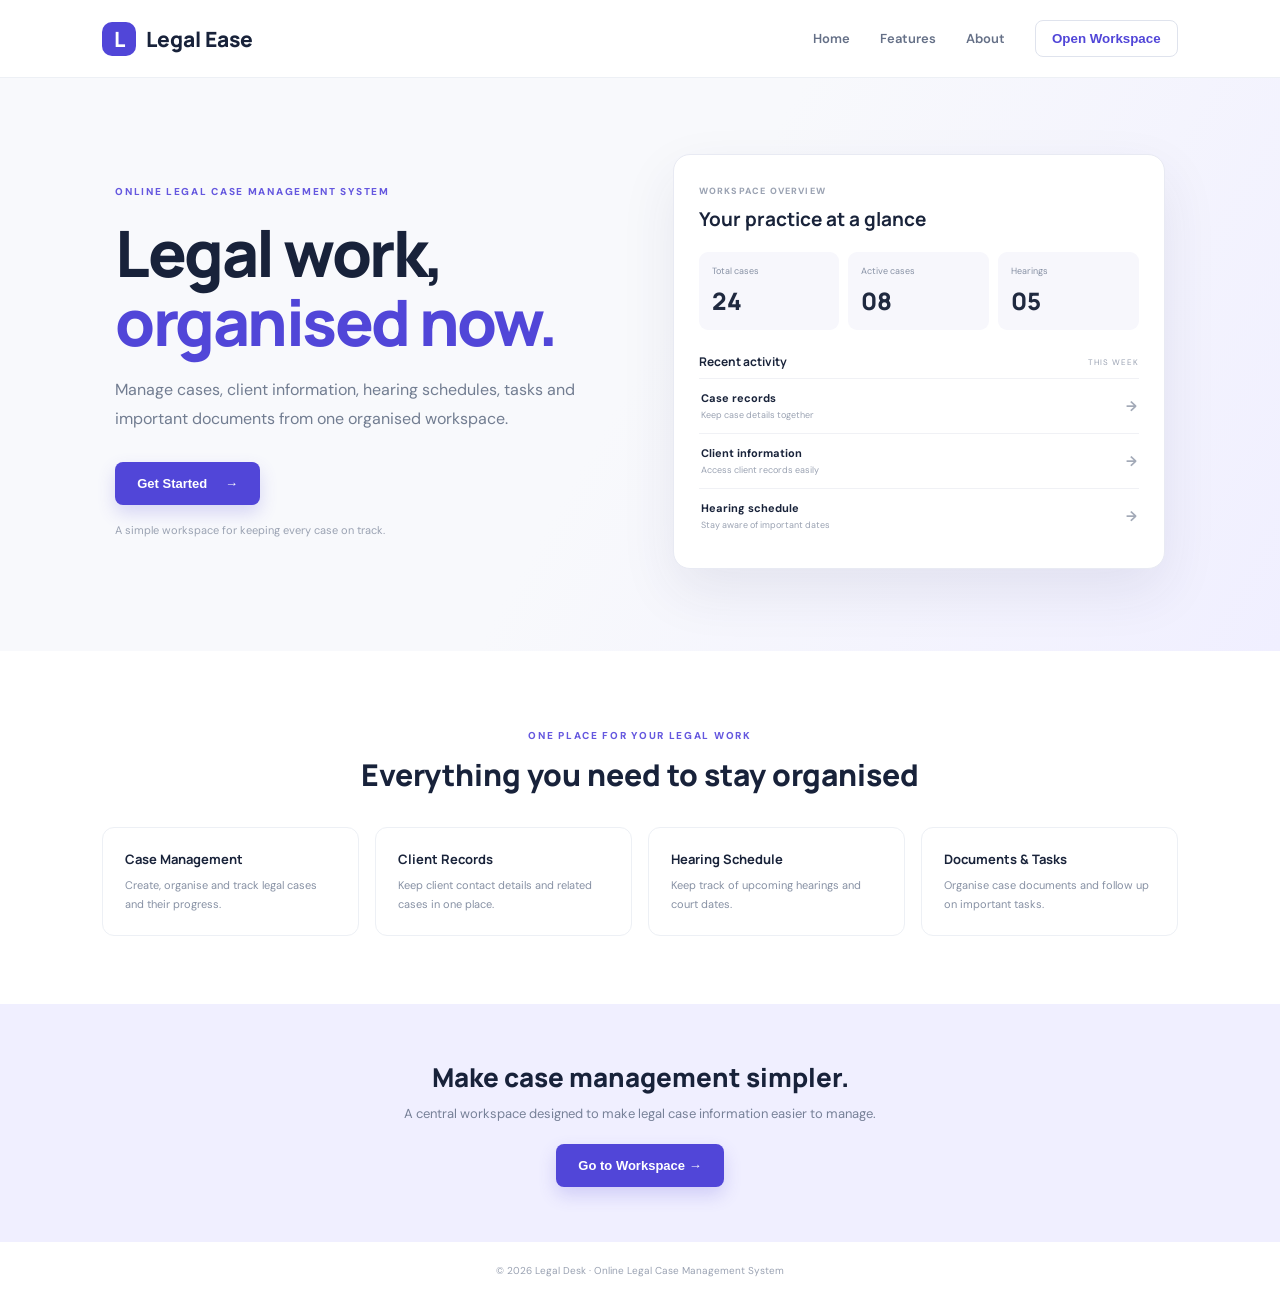
<file: index.html>
<!DOCTYPE html>
<html lang="en">
<head>
  <meta charset="UTF-8" />
  <meta name="viewport" content="width=device-width, initial-scale=1.0" />
  <meta name="description" content="Online Legal Case Management System" />
  <title>Legal Ease | Legal Case Management</title>
  <link rel="preconnect" href="https://fonts.googleapis.com">
  <link rel="preconnect" href="https://fonts.gstatic.com" crossorigin>
  <link href="https://fonts.googleapis.com/css2?family=DM+Sans:wght@400;500;600;700&family=Manrope:wght@500;600;700;800&display=swap" rel="stylesheet">
  <link rel="stylesheet" href="styles.css" />
</head>
<body>
  <section class="landing-page" id="landingPage">
    <header class="landing-nav">
      <a class="landing-brand" href="#home"><span class="landing-mark">L</span> Legal Ease</a>
      <nav aria-label="Main navigation"><a href="#home">Home</a><a href="#landingFeatures">Features</a><a href="#about">About</a><button class="landing-login" id="landingLogin">Open Workspace</button></nav>
    </header>
    <main>
      <section class="landing-hero" id="home">
        <div class="landing-copy">
          <p class="landing-kicker">ONLINE LEGAL CASE MANAGEMENT SYSTEM</p>
          <h1>Legal work, <span>organised now.</span></h1>
          <p class="landing-description">Manage cases, client information, hearing schedules, tasks and important documents from one organised workspace.</p>
          <button class="landing-cta" id="getStarted">Get Started <span>→</span></button>
          <p class="landing-note">A simple workspace for keeping every case on track.</p>
        </div>
        <div class="landing-preview" aria-label="Workspace preview">
          <div class="preview-top"><div><span class="preview-label">WORKSPACE OVERVIEW</span><h2>Your practice at a glance</h2></div><span class="preview-badge">● Organised</span></div>
          <div class="preview-stats"><div><span>Total cases</span><strong>24</strong></div><div><span>Active cases</span><strong>08</strong></div><div><span>Hearings</span><strong>05</strong></div></div>
          <div class="preview-list"><div class="preview-list-head"><strong>Recent activity</strong><span>THIS WEEK</span></div><div class="preview-row"><i>▤</i><div><strong>Case records</strong><small>Keep case details together</small></div><b>→</b></div><div class="preview-row"><i>♙</i><div><strong>Client information</strong><small>Access client records easily</small></div><b>→</b></div><div class="preview-row"><i>▦</i><div><strong>Hearing schedule</strong><small>Stay aware of important dates</small></div><b>→</b></div></div>
        </div>
      </section>
      <section class="landing-features" id="landingFeatures"><p class="landing-kicker">ONE PLACE FOR YOUR LEGAL WORK</p><h2>Everything you need to stay organised</h2><div class="landing-feature-grid"><article><span>▤</span><h3>Case Management</h3><p>Create, organise and track legal cases and their progress.</p></article><article><span>♙</span><h3>Client Records</h3><p>Keep client contact details and related cases in one place.</p></article><article><span>▦</span><h3>Hearing Schedule</h3><p>Keep track of upcoming hearings and court dates.</p></article><article><span>▧</span><h3>Documents & Tasks</h3><p>Organise case documents and follow up on important tasks.</p></article></div></section>
      <section class="landing-about" id="about"><h2>Make case management simpler.</h2><p>A central workspace designed to make legal case information easier to manage.</p><button class="landing-cta" id="aboutGetStarted">Go to Workspace →</button></section>
    </main>
    <footer class="landing-footer">© 2026 Legal Desk · Online Legal Case Management System</footer>
  </section>

  <div class="app-shell" id="appShell" hidden>
    <aside class="sidebar" id="sidebar">
      <a class="brand" href="#" aria-label="LexFlow home">
        <span class="brand-mark">L</span><span>Legal Ease<span class="brand-dot">.</span></span>
      </a>
      <div class="workspace-label">WORKSPACE</div>
      <nav class="nav">
        <button class="nav-link active" data-view="overview"><span class="nav-icon">▦</span> Overview</button>
        <button class="nav-link" data-view="cases"><span class="nav-icon">▤</span> All cases <span class="nav-count" id="caseNavCount">0</span></button>
        <button class="nav-link" data-view="clients"><span class="nav-icon">♙</span> Clients</button>
        <button class="nav-link" data-view="hearings"><span class="nav-icon">▦</span> Hearings</button>
        <button class="nav-link" data-view="tasks"><span class="nav-icon">✓</span> Tasks</button>
        <button class="nav-link" data-view="documents"><span class="nav-icon">▧</span> Documents</button>
      </nav>
      <div class="sidebar-bottom">
        <div class="profile">
          <div class="profile-copy"><strong>Adv. Vijay Gupta</strong><span>Administrator</span></div>
          <button class="more-btn" id="profileMenuToggle" aria-label="Profile options">···</button>
        </div>
        <div class="account-menu" id="accountMenu" hidden><button type="button" data-account="My Profile">My Profile</button><button type="button" data-account="Account Settings">Account Settings</button><hr><button type="button" id="logoutButton" class="logout-link">Logout</button></div>
      </div>
    </aside>

    <main class="main-content">
      <header class="topbar">
        <button class="mobile-menu" id="mobileMenu" aria-label="Open menu">☰</button>
        <div class="breadcrumb">Workspace <span>/</span> <strong id="breadcrumbCurrent">Overview</strong></div>
        <div class="top-actions">
          <label class="global-search"><span>⌕</span><input id="globalSearch" type="search" placeholder="Search cases, clients..." /></label>
        </div>
      </header>

      <section class="page-view active" id="view-overview">
        <div class="page-heading">
          <div><p class="eyebrow" id="todayLabel">YOUR WORKSPACE</p><h1>Good morning, Vijay <span class="wave">✦</span></h1><p class="subheading">Here’s what’s happening with your practice today.</p></div>
          <button class="primary-btn" id="addCaseBtn"><span>＋</span> New case</button>
        </div>
        <div class="stats-grid">
          <article class="stat-card"><div class="stat-top"><span>Total cases</span><span class="stat-icon indigo">▤</span></div><div class="stat-number" id="totalCases">0</div><div class="stat-foot"><span class="trend">Active workspace</span><span>All time</span></div></article>
          <article class="stat-card"><div class="stat-top"><span>Active cases</span><span class="stat-icon blue">◉</span></div><div class="stat-number" id="activeCases">0</div><div class="stat-foot"><span class="trend">In progress</span><span>Currently open</span></div></article>
          <article class="stat-card"><div class="stat-top"><span>Upcoming hearings</span><span class="stat-icon amber">▦</span></div><div class="stat-number" id="upcomingHearings">0</div><div class="stat-foot"><span class="trend">Next 30 days</span><span>Scheduled</span></div></article>
          <article class="stat-card"><div class="stat-top"><span>Pending tasks</span><span class="stat-icon green">✓</span></div><div class="stat-number" id="pendingTasks">0</div><div class="stat-foot"><span class="trend">Needs attention</span><span>To be completed</span></div></article>
        </div>
        <div class="content-grid">
          <section class="panel cases-panel">
            <div class="panel-heading"><div><h2>Recent cases</h2><p>A quick look at your latest case activity.</p></div><button class="text-btn" data-goto="cases">View all cases <span>→</span></button></div>
            <div class="table-wrap"><table><thead><tr><th>CASE DETAILS</th><th>CLIENT</th><th>NEXT HEARING</th></tr></thead><tbody id="recentCasesBody"></tbody></table></div>
          </section>
          <section class="panel tasks-panel">
            <div class="panel-heading"><div><h2>My tasks</h2><p>Stay on top of your priorities.</p></div><button class="text-btn" data-goto="tasks">View all <span>→</span></button></div>
            <div id="overviewTasks" class="task-list"></div>
            <button class="subtle-add" id="addTaskInline">＋ Add a task</button>
          </section>
          <section class="panel timeline-panel">
            <div class="panel-heading"><div><h2>Case timeline</h2><p>Recent updates across your workspace.</p></div><span class="live-pill"><i></i> LIVE</span></div>
            <div class="timeline" id="timelineList"></div>
          </section>
          <section class="panel hearings-panel">
            <div class="panel-heading"><div><h2>Upcoming hearings</h2><p>Mark your calendar.</p></div><button class="text-btn" data-goto="hearings">Full calendar <span>→</span></button></div>
            <div id="overviewHearings" class="hearing-list"></div>
          </section>
        </div>
      </section>

      <section class="page-view" id="view-cases">
        <div class="page-heading"><div><p class="eyebrow">CASE MANAGEMENT</p><h1>All cases</h1><p class="subheading">Manage case files, stages and hearing schedules.</p></div><button class="primary-btn" id="addCaseBtn2">＋ New case</button></div>
        <div class="toolbar"><label class="search-field">⌕ <input id="caseSearch" placeholder="Search by case title, number or client..." /></label><select id="caseStatusFilter"><option value="">All statuses</option><option>Active</option><option>Pending</option><option>Closed</option></select></div>
        <section class="panel"><div class="table-wrap"><table><thead><tr><th>CASE DETAILS</th><th>CLIENT</th><th>CASE TYPE</th><th>STAGE</th><th>STATUS</th><th></th></tr></thead><tbody id="allCasesBody"></tbody></table></div></section>
      </section>

      <section class="page-view" id="view-clients">
        <div class="page-heading"><div><p class="eyebrow">PEOPLE & CONTACTS</p><h1>Clients</h1><p class="subheading">A central place for your client records.</p></div><button class="primary-btn" id="addClientBtn">＋ Add client</button></div>
        <div class="toolbar"><label class="search-field">⌕ <input id="clientSearch" placeholder="Search clients..." /></label></div>
        <section class="panel"><div class="table-wrap"><table><thead><tr><th>CLIENT</th><th>EMAIL</th><th>PHONE</th><th>RELATED CASES</th><th></th></tr></thead><tbody id="clientsBody"></tbody></table></div></section>
      </section>

      <section class="page-view" id="view-hearings">
        <div class="page-heading"><div><p class="eyebrow">COURT SCHEDULE</p><h1>Hearing schedule</h1><p class="subheading">Keep track of upcoming court dates and appearances.</p></div><button class="primary-btn" id="addHearingBtn">＋ Schedule hearing</button></div>
        <div class="hearing-cards" id="hearingCards"></div>
      </section>

      <section class="page-view" id="view-tasks">
        <div class="page-heading"><div><p class="eyebrow">YOUR TO-DO LIST</p><h1>Tasks</h1><p class="subheading">Small steps that keep every case moving.</p></div><button class="primary-btn" id="addTaskBtn">＋ Add task</button></div>
        <div class="toolbar"><label class="search-field">⌕ <input id="taskSearch" placeholder="Search tasks..." /></label><select id="taskFilter"><option value="all">All tasks</option><option value="pending">Pending</option><option value="done">Completed</option></select></div>
        <section class="panel"><div id="allTasksList" class="task-list full-task-list"></div></section>
      </section>

      <section class="page-view" id="view-documents">
        <div class="page-heading"><div><p class="eyebrow">CASE FILES</p><h1>Documents</h1><p class="subheading">Keep important case documents organised.</p></div><button class="primary-btn" id="uploadDocBtn">＋ Add document</button></div>
        <div class="notice"><span>ⓘ</span> This student project stores document names and notes in your browser. It does not upload files to a secure server.</div>
        <section class="panel"><div class="table-wrap"><table><thead><tr><th>DOCUMENT</th><th>RELATED CASE</th><th>DATE ADDED</th><th>TYPE</th><th></th></tr></thead><tbody id="documentsBody"></tbody></table></div></section>
      </section>
    </main>
  </div>

  <div class="modal-backdrop" id="modalBackdrop" aria-hidden="true">
    <section class="modal" role="dialog" aria-modal="true" aria-labelledby="modalTitle">
      <div class="modal-header"><div><p class="eyebrow">WORKSPACE</p><h2 id="modalTitle">Create new item</h2></div><button class="close-modal" id="closeModal" aria-label="Close">×</button></div>
      <form id="modalForm"><div id="modalFields" class="form-grid"></div><div class="modal-footer"><button type="button" class="secondary-btn" id="cancelModal">Cancel</button><button type="submit" class="primary-btn">Save details</button></div></form>
    </section>
  </div>
  <div class="toast" id="toast" role="status"></div>
  <script src="script.js"></script>
</body>
</html>
</file>
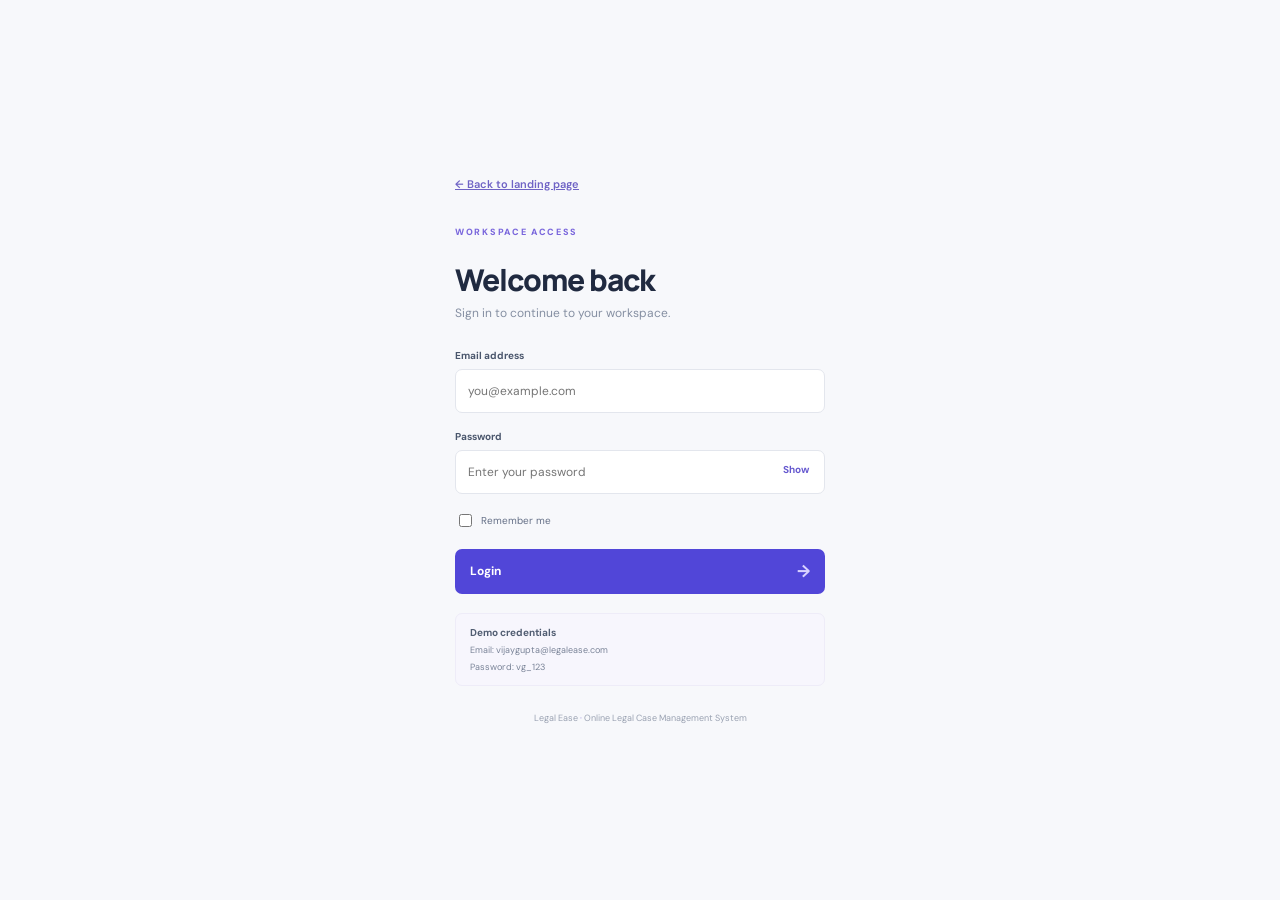
<file: login.html>
<!DOCTYPE html>
<html lang="en">
<head>
  <meta charset="UTF-8">
  <meta name="viewport" content="width=device-width, initial-scale=1.0">
  <meta name="description" content="Sign in to the Legal Ease case management workspace">
  <title>Sign in | Legal Ease</title>
  <link rel="preconnect" href="https://fonts.googleapis.com">
  <link rel="preconnect" href="https://fonts.gstatic.com" crossorigin>
  <link href="https://fonts.googleapis.com/css2?family=DM+Sans:wght@400;500;600;700&family=Manrope:wght@500;600;700;800&display=swap" rel="stylesheet">
  <link rel="stylesheet" href="styles.css">
</head>
<body>
  <section class="login-screen" id="loginScreen">
    <div class="login-visual">
      <a class="auth-brand" href="index.html"><span class="auth-logo">L</span><span>Legal Ease<small>LEGAL CASE MANAGEMENT</small></span></a>
      <div class="login-visual-copy"><p>YOUR PRACTICE, IN ORDER</p><h1>Legal work,<br><em>with clarity.</em></h1><span>Cases, clients and court dates—together in one thoughtfully organised workspace.</span></div>
      <div class="login-art" aria-hidden="true"><div class="art-circle"></div><div class="art-scale">⚖</div><div class="art-caption">ONE CALM PLACE FOR EVERY CASE</div></div>
      <small class="login-legal-note">LEGAL EASE · ONLINE LEGAL CASE MANAGEMENT</small>
    </div>
    <div class="login-form-side">
      <form id="loginForm" class="login-card">
        <a class="back-to-landing" href="index.html">← Back to landing page</a>
        <p class="login-kicker">WORKSPACE ACCESS</p><h2>Welcome back</h2><p class="login-sub">Sign in to continue to your workspace.</p>
        <label for="loginEmail">Email address</label><input id="loginEmail" type="email" placeholder="you@example.com" autocomplete="username" required>
        <label for="loginPassword">Password</label><div class="password-box"><input id="loginPassword" type="password" placeholder="Enter your password" autocomplete="current-password" required><button id="togglePassword" type="button">Show</button></div>
        <div class="login-options"><label><input id="rememberMe" type="checkbox"> Remember me</label></div>
        <p id="loginError" class="login-error" role="alert" hidden></p><button id="loginSubmit" class="login-submit" type="submit"><span>Login</span><b>→</b></button>
        <div class="demo-credentials"><strong>Demo credentials</strong><span>Email: vijaygupta@legalease.com</span><span>Password: vg_123</span></div>
        <footer>Legal Ease <i>·</i> Online Legal Case Management System</footer>
      </form>
    </div>
  </section>
  <div class="auth-message-backdrop" id="recoveryDialog" hidden><section class="auth-message" role="dialog" aria-modal="true"><button type="button" class="auth-close" id="closeRecovery" aria-label="Close">×</button><span class="login-kicker">PASSWORD HELP</span><h2>Forgot password?</h2><p>Password recovery is not connected to a real email service in this student demo.</p><label for="recoveryEmail">Registered email</label><input id="recoveryEmail" type="email" placeholder="you@example.com"><button type="button" class="login-submit" id="recoveryOkay">Got it</button><small>No email will be sent.</small></section></div>
  <script src="login.js"></script>
</body>
</html>
</file>
<file: styles.css>
/* Base styles */
 :root {
  --ink:#172033;
  --muted:#778198;
  --line:#e9edf3;
  --bg:#f7f8fb;
  --white:#fff;
  --primary:#5146d8;
  --primary-dark:#4036bd;
  --navy:#18223a;
  --green:#17865b;
  --amber:#b7791f;
  --red:#c34c55;
  --shadow:0 8px 28px rgba(26,37,67,.045)
}
* {
  box-sizing:border-box
}
body {
  margin:0;
  background:var(--bg);
  color:var(--ink);
  font-family:'DM Sans',sans-serif;
  font-size:14px
}
.app-shell {
  min-height:100vh
}
.sidebar {
  width:246px;
  background:#fff;
  border-right:1px solid var(--line);
  position:fixed;
  inset:0 auto 0 0;
  padding:27px 18px 18px;
  display:flex;
  flex-direction:column;
  z-index:20
}
.brand {
  display:flex;
  align-items:center;
  gap:10px;
  padding:0 12px 42px;
  text-decoration:none;
  color:var(--navy);
  font:800 23px Manrope,sans-serif;
  letter-spacing:-1px
}
.brand-mark {
  width:31px;
  height:31px;
  border-radius:10px;
  background:var(--primary);
  color:white;
  display:grid;
  place-items:center;
  font:800 18px Manrope;
  box-shadow:0 5px 12px #5146d844
}
.brand-dot {
  color:var(--primary)
}
.workspace-label,.eyebrow {
  font-size:10px;
  font-weight:700;
  letter-spacing:1.35px;
  color:#9aa2b2
}
.workspace-label {
  padding:0 13px 13px
}
.nav {
  display:grid;
  gap:5px
}
.nav-link {
  border:0;
  background:transparent;
  color:#69748a;
  text-align:left;
  padding:12px 13px;
  border-radius:9px;
  font:600 13px 'DM Sans';
  cursor:pointer;
  display:flex;
  align-items:center;
  gap:0;
  transition:.2s
}
.nav-link:hover {
  background:#f6f6fc;
  color:var(--primary)
}
.nav-link.active {
  background:#f0efff;
  color:var(--primary);
  font-weight:700
}
.nav-icon {
  display:none;
}
.nav-count {
  display:none;
}
.sidebar-bottom {
  margin-top:auto
}
.help-card {
  background:#f7f6ff;
  border:1px solid #eeecff;
  border-radius:12px;
  padding:15px;
  margin-bottom:18px
}
.help-icon {
  color:var(--primary);
  font-size:20px;
  margin-bottom:9px
}
.help-card strong {
  font-size:12px
}
.help-card p {
  color:var(--muted);
  font-size:11px;
  line-height:1.5;
  margin:6px 0 10px
}
.help-card a {
  font-size:11px;
  color:var(--primary);
  font-weight:700;
  text-decoration:none
}
.profile {
  border-top:1px solid var(--line);
  padding:17px 5px 0;
  display:flex;
  align-items:center;
  gap:10px
}
.avatar,.top-avatar {
  width:34px;
  height:34px;
  border-radius:50%;
  background:#e8e5ff;
  color:#5146d8;
  display:grid;
  place-items:center;
  font-size:11px;
  font-weight:700
}
.profile-copy {
  display:grid;
  gap:3px;
  min-width:0
}
.profile-copy strong {
  font-size:11px
}
.profile-copy span {
  font-size:10px;
  color:var(--muted)
}
.more-btn {
  margin-left:auto;
  border:0;
  background:none;
  color:#8d95a6;
  font-size:20px;
  cursor:pointer
}
.main-content {
  margin-left:246px;
  min-height:100vh;
  padding:0 40px 50px;
  max-width:1700px
}
.topbar {
  height:78px;
  display:flex;
  align-items:center;
  justify-content:space-between;
  border-bottom:1px solid var(--line);
  margin-bottom:34px
}
.breadcrumb {
  color:#9aa2b2;
  font-size:12px
}
.breadcrumb span {
  padding:0 9px;
  color:#c1c6d0
}
.breadcrumb strong {
  color:#4d5669;
  font-weight:600
}
.top-actions {
  display:flex;
  align-items:center;
  gap:18px
}
.global-search,.search-field {
  height:38px;
  border:1px solid #e7eaf0;
  border-radius:8px;
  background:white;
  display:flex;
  align-items:center;
  gap:9px;
  padding:0 11px;
  color:#9ba3b2
}
.global-search input,.search-field input {
  border:0;
  outline:0;
  font:12px 'DM Sans';
  width:190px;
  color:var(--ink)
}
kbd {
  font:10px 'DM Sans';
  background:#f5f6f9;
  border:1px solid #eceef3;
  border-radius:4px;
  padding:3px 5px;
  color:#9aa2b2
}
.icon-button {
  position:relative;
  border:0;
  background:white;
  color:#707a8f;
  font-size:19px;
  width:34px;
  height:34px;
  border-radius:8px
}
.icon-button i {
  position:absolute;
  width:6px;
  height:6px;
  background:#ee7379;
  border:1px solid white;
  border-radius:50%;
  right:7px;
  top:6px
}
.top-avatar {
  width:32px;
  height:32px
}
.mobile-menu {
  display:none
}
.page-view {
  display:none
}
.page-view.active {
  display:block
}
.page-heading {
  display:flex;
  align-items:center;
  justify-content:space-between;
  margin-bottom:27px
}
.eyebrow {
  margin:0 0 8px
}
.page-heading h1 {
  font:800 27px Manrope,sans-serif;
  letter-spacing:-.9px;
  margin:0;
  color:#19233a
}
.wave {
  font-size:19px;
  color:#e7a843
}
.subheading {
  margin:7px 0 0;
  color:var(--muted);
  font-size:12px
}
.primary-btn,.secondary-btn {
  border:0;
  border-radius:8px;
  padding:11px 16px;
  background:var(--primary);
  color:white;
  font:700 12px 'DM Sans';
  cursor:pointer;
  box-shadow:0 4px 10px #5146d822;
  transition:.2s
}
.primary-btn:hover {
  background:var(--primary-dark);
  transform:translateY(-1px)
}
.primary-btn span {
  font-size:16px;
  vertical-align:-1px;
  margin-right:4px
}
.secondary-btn {
  background:#f2f3f7;
  color:#596276;
  box-shadow:none
}
.stats-grid {
  display:grid;
  grid-template-columns:repeat(4,minmax(0,1fr));
  gap:16px;
  margin-bottom:20px
}
.stat-card,.panel {
  background:white;
  border:1px solid var(--line);
  border-radius:12px;
  box-shadow:var(--shadow)
}
.stat-card {
  padding:17px 18px 15px
}
.stat-top {
  display:flex;
  justify-content:space-between;
  align-items:center;
  color:#68748a;
  font-size:11px;
  font-weight:600
}
.stat-icon {
  display:none;
}
.indigo {
  background:#efedff;
  color:#6558df
}
.blue {
  background:#e9f4ff;
  color:#3885c9
}
.amber {
  background:#fff5e4;
  color:#c58b2c
}
.green {
  background:#e7f7ef;
  color:#26956b
}
.stat-number {
  font:800 28px Manrope;
  margin:12px 0 10px;
  letter-spacing:-1px
}
.stat-foot {
  border-top:1px solid #f0f1f5;
  padding-top:10px;
  display:flex;
  justify-content:space-between;
  color:#a0a7b5;
  font-size:10px
}
.trend {
  color:#26956b;
  font-weight:600
}
.content-grid {
  display:grid;
  grid-template-columns:minmax(0,1.55fr) minmax(290px,1fr);
  gap:17px
}
.panel {
  padding:20px;
  min-width:0
}
.panel-heading {
  display:flex;
  align-items:flex-start;
  justify-content:space-between;
  margin-bottom:17px
}
.panel-heading h2 {
  font:700 14px Manrope;
  margin:0;
  color:#202a40
}
.panel-heading p {
  font-size:10px;
  color:#9aa2b2;
  margin:5px 0 0
}
.text-btn {
  border:0;
  background:none;
  color:var(--primary);
  font:700 10px 'DM Sans';
  cursor:pointer;
  white-space:nowrap
}
.text-btn span {
  font-size:15px;
  margin-left:4px
}
.table-wrap {
  overflow-x:auto
}
table {
  width:100%;
  border-collapse:collapse;
  white-space:nowrap
}
th {
  text-align:left;
  font-size:9px;
  letter-spacing:.7px;
  color:#a1a8b5;
  font-weight:700;
  padding:11px 10px;
  border-bottom:1px solid #edf0f4
}
td {
  padding:13px 10px;
  border-bottom:1px solid #f0f2f6;
  font-size:10px;
  color:#657087
}
tbody tr:last-child td {
  border-bottom:0
}
.case-name {
  display:grid;
  gap:4px
}
.case-name strong {
  font-size:11px;
  color:#29334a
}
.case-name span {
  font-size:9px;
  color:#a0a7b5
}
.client-cell {
  color:#4c566d;
  font-weight:600
}
.status {
  display:inline;
  padding:0;
  margin:0;
  border:0;
  background:transparent;
  font-size:10px;
  font-weight:600;
  color:#657087
}
.status:before {
  display:none;
}
.status.active,
.status.pending,
.status.closed {
  background:transparent;
  color:#657087;
}
.task-list {
  display:grid;
  gap:0
}
.task-row {
  display:flex;
  align-items:flex-start;
  gap:10px;
  padding:11px 0;
  border-bottom:1px solid #f0f2f6
}
.task-row:last-child {
  border-bottom:0
}
.task-check {
  appearance:none;
  width:15px;
  height:15px;
  border:1.5px solid #cbd1dc;
  border-radius:5px;
  margin:1px 0 0;
  cursor:pointer;
  flex:none;
  position:relative
}
.task-check:checked {
  background:var(--primary);
  border-color:var(--primary)
}
.task-check:checked:after {
  content:'✓';
  position:absolute;
  color:white;
  font-size:10px;
  left:2px;
  top:-1px
}
.task-copy {
  flex:1;
  min-width:0
}
.task-copy strong {
  font-size:10px;
  color:#414b60;
  display:block;
  font-weight:600
}
.task-copy span {
  font-size:9px;
  color:#a0a7b5;
  display:block;
  margin-top:4px
}
.task-copy.done strong {
  text-decoration:line-through;
  color:#a4aab6
}
.priority {
  display:inline;
  font-size:9px;
  color:#657087;
  background:transparent;
  padding:0;
  border:0;
  border-radius:0;
}
.subtle-add {
  border:0;
  border-top:1px dashed #e7e9ef;
  background:none;
  color:var(--primary);
  font:600 10px 'DM Sans';
  padding:13px 0 0;
  width:100%;
  text-align:left;
  cursor:pointer
}
.timeline-panel,.hearings-panel {
  min-height:230px
}
.live-pill {
  font-size:8px;
  letter-spacing:1px;
  color:#26956b;
  font-weight:700
}
.live-pill i {
  display:inline-block;
  width:5px;
  height:5px;
  background:#37b77c;
  border-radius:50%;
  margin-right:5px;
  vertical-align:1px
}
.timeline {
  display:grid;
  gap:15px
}
.timeline-item {
  display:flex;
  gap:0px
}
.timeline-dot {
  display:none;
}
.timeline-copy strong {
  font-size:10px;
  color:#4a556b;
  display:block;
  font-weight:600
}
.timeline-copy p {
  font-size:9px;
  color:#9aa2b2;
  margin:4px 0 0
}
.hearing-item {
  display:flex;
  align-items:center;
  gap:11px;
  padding:9px 0;
  border-bottom:1px solid #f0f2f6
}
.hearing-item:last-child {
  border-bottom:0
}
.date-tile {
  width:37px;
  height:40px;
  border:1px solid #eceef4;
  border-radius:8px;
  display:grid;
  place-items:center;
  align-content:center;
  gap:1px;
  flex:none
}
.date-tile strong {
  font:800 14px Manrope;
  color:#354057
}
.date-tile span {
  font-size:8px;
  color:#9da5b4;
  text-transform:uppercase
}
.hearing-copy {
  flex:1;
  min-width:0
}
.hearing-copy strong {
  font-size:10px;
  display:block;
  color:#4b566b
}
.hearing-copy span {
  font-size:9px;
  color:#a0a7b5;
  display:block;
  margin-top:4px
}
.hearing-time {
  font-size:9px;
  color:#798398
}
.toolbar {
  display:flex;
  gap:10px;
  margin-bottom:16px
}
.toolbar select {
  border:1px solid #e7eaf0;
  background:#fff;
  border-radius:8px;
  padding:0 12px;
  color:#6c768a;
  font:11px 'DM Sans';
  outline:0
}
.toolbar .search-field {
  flex:1;
  max-width:430px
}
.toolbar .search-field input {
  width:100%
}
.full-task-list {
  padding:0 5px
}
.full-task-list .task-row {
  padding:15px 5px
}
.hearing-cards {
  display:grid;
  grid-template-columns:repeat(2,minmax(0,1fr));
  gap:13px
}
.hearing-card {
  background:white;
  border:1px solid var(--line);
  border-radius:11px;
  padding:17px;
  display:flex;
  gap:14px
}
.hearing-card .date-tile {
  width:48px;
  height:52px
}
.hearing-card .date-tile strong {
  font-size:18px
}
.hearing-card h3 {
  font:700 12px Manrope;
  margin:2px 0 5px
}
.hearing-card p {
  margin:0;
  color:#929bad;
  font-size:10px
}
.notice {
  padding:12px 14px;
  background:#f0f4ff;
  border:1px solid #e4eaff;
  color:#65749b;
  border-radius:8px;
  font-size:10px;
  margin-bottom:15px
}
.notice span {
  margin-right:7px
}
.empty-state {
  padding:27px 12px;
  text-align:center;
  color:#9aa2b2;
  font-size:11px
}
.empty-state strong {
  display:block;
  color:#5b657a;
  margin-bottom:5px;
  font-size:12px
}
.row-actions {
  border:0;
  background:none;
  color:#8d96a7;
  cursor:pointer;
  font-size:17px
}
.modal-backdrop {
  position:fixed;
  inset:0;
  background:#10182b88;
  display:none;
  align-items:center;
  justify-content:center;
  padding:20px;
  z-index:50
}
.modal-backdrop.open {
  display:flex
}
.modal {
  width:min(540px,100%);
  background:white;
  border-radius:15px;
  box-shadow:0 20px 70px #10182b33;
  padding:23px
}
.modal-header {
  display:flex;
  justify-content:space-between;
  align-items:flex-start;
  margin-bottom:22px
}
.modal-header h2 {
  font:800 20px Manrope;
  margin:0
}
.close-modal {
  border:0;
  background:#f3f4f8;
  border-radius:7px;
  width:29px;
  height:29px;
  font-size:20px;
  color:#7d8798;
  cursor:pointer
}
.form-grid {
  display:grid;
  grid-template-columns:1fr 1fr;
  gap:14px
}
.field {
  display:grid;
  gap:6px
}
.field.full {
  grid-column:1/-1
}
.field label {
  font-size:10px;
  color:#68748a;
  font-weight:700
}
.field input,.field select,.field textarea {
  width:100%;
  border:1px solid #e5e8ef;
  border-radius:7px;
  padding:10px;
  font:11px 'DM Sans';
  outline:0;
  color:#354057;
  background:white
}
.field input:focus,.field select:focus,.field textarea:focus {
  border-color:#8b83ec;
  box-shadow:0 0 0 3px #5146d815
}
.field textarea {
  resize:vertical;
  min-height:70px
}
.modal-footer {
  display:flex;
  justify-content:flex-end;
  gap:9px;
  border-top:1px solid #eff1f5;
  margin-top:22px;
  padding-top:16px
}
.toast {
  position:fixed;
  bottom:22px;
  right:24px;
  background:#202a40;
  color:white;
  padding:12px 17px;
  border-radius:8px;
  font-size:11px;
  box-shadow:0 8px 25px #17203333;
  opacity:0;
  transform:translateY(10px);
  transition:.25s;
  pointer-events:none;
  z-index:80
}
.toast.show {
  opacity:1;
  transform:translateY(0)
}
/* Dashboard responsive layout */
@media(max-width:1100px) {
  .main-content {
    padding:0 25px 40px
  }
  .sidebar {
    width:220px
  }
  .main-content {
    margin-left:220px
  }
  .stats-grid {
    grid-template-columns:repeat(2,1fr)
  }
  .content-grid {
    grid-template-columns:1fr
  }
  .cases-panel {
    grid-row:auto
  }
}
@media(max-width:700px) {
  .sidebar {
    transform:translateX(-100%);
    transition:.25s;
    box-shadow:10px 0 35px #17203314
  }
  .sidebar.open {
    transform:translateX(0)
  }
  .main-content {
    margin-left:0;
    padding:0 16px 35px
  }
  .topbar {
    height:64px;
    margin-bottom:25px
  }
  .mobile-menu {
    display:block;
    border:0;
    background:white;
    color:#59647a;
    font-size:19px;
    margin-right:12px
  }
  .breadcrumb {
    margin-right:auto
  }
  .global-search {
    display:none
  }
  .top-actions {
    gap:10px
  }
  .page-heading {
    align-items:flex-start;
    gap:15px
  }
  .page-heading h1 {
    font-size:23px
  }
  .page-heading>.primary-btn {
    white-space:nowrap;
    padding:10px 11px;
    font-size:10px
  }
  .stats-grid {
    gap:10px
  }
  .stat-card {
    padding:13px
  }
  .stat-number {
    font-size:24px
  }
  .stat-foot {
    font-size:8px
  }
  .panel {
    padding:15px
  }
  .hearing-cards {
    grid-template-columns:1fr
  }
  .form-grid {
    grid-template-columns:1fr
  }
  .field.full {
    grid-column:auto
  }
  .toolbar {
    flex-wrap:wrap
  }
  .toolbar .search-field {
    max-width:none;
    flex-basis:100%
  }
  .toolbar select {
    height:36px
  }
  .top-avatar {
    width:29px;
    height:29px
  }
}
/* Landing page */
[hidden] {
  display:none!important
}
.landing-page {
  min-height:100vh;
  background:#f8f9fc;
  color:#19233a
}
.landing-nav {
  height:78px;
  padding:0 8%;
  display:flex;
  align-items:center;
  justify-content:space-between;
  background:#fff;
  border-bottom:1px solid #edf0f5
}
.landing-brand {
  display:flex;
  align-items:center;
  gap:10px;
  color:#18223a;
  text-decoration:none;
  font:800 21px Manrope,sans-serif
}
.landing-mark {
  width:34px;
  height:34px;
  border-radius:10px;
  background:#5146d8;
  color:#fff;
  display:grid;
  place-items:center
}
.landing-nav nav {
  display:flex;
  align-items:center;
  gap:30px
}
.landing-nav nav a {
  color:#657087;
  text-decoration:none;
  font-size:13px;
  font-weight:600
}
.landing-login {
  background:#fff;
  border:1px solid #dfe3ed;
  border-radius:8px;
  padding:10px 16px;
  color:#5146d8;
  font-weight:700;
  cursor:pointer
}
.landing-hero {
  padding:76px 9% 82px;
  display:grid;
  grid-template-columns:1fr 1fr;
  gap:65px;
  align-items:center;
  background:linear-gradient(120deg,#f8f9fc 50%,#f0efff 100%)
}
.landing-copy {
  max-width:570px
}
.landing-kicker {
  color:#6558df;
  font-size:10px;
  font-weight:800;
  letter-spacing:1.7px
}
.landing-copy h1 {
  font:800 clamp(42px,5vw,65px)/1.08 Manrope,sans-serif;
  letter-spacing:-2.5px;
  margin:20px 0;
  color:#18223a
}
.landing-copy h1 span {
  color:#5146d8
}
.landing-description {
  font-size:16px;
  line-height:1.8;
  color:#727d91;
  max-width:500px;
  margin:0 0 28px
}
.landing-cta {
  border:0;
  border-radius:8px;
  background:#5146d8;
  color:white;
  padding:14px 22px;
  font-size:13px;
  font-weight:700;
  cursor:pointer;
  box-shadow:0 8px 18px #5146d833
}
.landing-cta span {
  padding-left:14px
}
.landing-note {
  font-size:11px;
  color:#9aa2b2;
  margin-top:18px
}
.landing-preview {
  background:#fff;
  border:1px solid #e8eaf3;
  border-radius:17px;
  padding:25px;
  box-shadow:0 22px 55px #29335a16;
  max-width:510px;
  width:100%
}
.preview-top {
  display:flex;
  justify-content:space-between;
  gap:10px;
  align-items:flex-start
}
.preview-label {
  font-size:9px;
  letter-spacing:1.2px;
  color:#9aa2b2;
  font-weight:800
}
.preview-top h2 {
  font:700 19px Manrope;
  margin:8px 0 20px
}
.preview-badge {
  display:none;
}
.preview-stats {
  display:grid;
  grid-template-columns:repeat(3,1fr);
  gap:9px
}
.preview-stats div {
  padding:13px;
  background:#f7f7fc;
  border-radius:9px;
  display:grid;
  gap:7px
}
.preview-stats span {
  font-size:9px;
  color:#8791a4
}
.preview-stats strong {
  font:800 24px Manrope;
  color:#202a40
}
.preview-list {
  margin-top:23px
}
.preview-list-head {
  display:flex;
  justify-content:space-between;
  align-items:center;
  margin-bottom:8px
}
.preview-list-head strong {
  font:700 12px Manrope
}
.preview-list-head span {
  font-size:8px;
  color:#9aa2b2;
  letter-spacing:1px
}
.preview-row {
  display:flex;
  align-items:center;
  gap:0;
  padding:12px 2px;
  border-top:1px solid #f0f1f5
}
.preview-row i {
  display:none;
}
.preview-row div {
  display:grid;
  gap:4px;
  flex:1
}
.preview-row strong {
  font-size:11px
}
.preview-row small {
  font-size:9px;
  color:#9aa2b2
}
.preview-row b {
  color:#a2a9b7
}
.landing-features {
  padding:68px 8%;
  text-align:center;
  background:#fff
}
.landing-features h2 {
  font:800 30px Manrope;
  color:#18223a;
  margin:12px 0 32px
}
.landing-feature-grid {
  display:grid;
  grid-template-columns:repeat(4,1fr);
  gap:16px;
  text-align:left
}
.landing-feature-grid article {
  border:1px solid #edf0f5;
  border-radius:12px;
  padding:22px;
  background:#fff
}
.landing-feature-grid article>span {
  display:none;
}
.landing-feature-grid h3 {
  font:700 13px Manrope;
  margin:0 0 8px
}
.landing-feature-grid p {
  font-size:11px;
  line-height:1.7;
  color:#8791a4;
  margin:0
}
.landing-about {
  text-align:center;
  padding:55px 20px;
  background:#f0efff
}
.landing-about h2 {
  font:800 26px Manrope;
  margin:0 0 10px;
  color:#18223a
}
.landing-about p {
  color:#778198;
  font-size:13px;
  margin:0 0 22px
}
.landing-footer {
  text-align:center;
  padding:22px;
  color:#9aa2b2;
  font-size:10px;
  background:#fff
}
@media(max-width:850px) {
  .landing-hero {
    grid-template-columns:1fr;
    gap:38px;
    padding:55px 7%
  }
  .landing-preview {
    max-width:none
  }
  .landing-feature-grid {
    grid-template-columns:repeat(2,1fr)
  }
}
@media(max-width:600px) {
  .landing-nav {
    padding:0 5%;
    height:auto;
    min-height:70px;
    gap:14px;
    flex-wrap:wrap
  }
  .landing-nav nav {
    gap:13px;
    flex-wrap:wrap;
    padding-bottom:12px
  }
  .landing-nav nav a {
    font-size:11px
  }
  .landing-login {
    padding:8px 10px;
    font-size:11px
  }
  .landing-hero {
    padding:45px 6%
  }
  .landing-copy h1 {
    font-size:43px
  }
  .landing-description {
    font-size:14px
  }
  .landing-preview {
    padding:17px
  }
  .preview-stats {
    gap:6px
  }
  .preview-stats div {
    padding:10px
  }
  .preview-stats strong {
    font-size:20px
  }
  .landing-features {
    padding:48px 6%
  }
  .landing-features h2 {
    font-size:24px
  }
  .landing-feature-grid {
    grid-template-columns:1fr
  }
}
/* Login screen */
.login-screen {
  position:fixed;
  inset:0;
  z-index:40;
  display:grid;
  grid-template-columns:1fr;
  min-height:100vh;
  background:#f7f8fb;
  overflow:auto
}
.login-screen[hidden],.auth-message-backdrop[hidden] {
  display:none!important
}
.login-visual {
  background:linear-gradient(145deg,#171f39,#302d65 74%,#5146d8);
  color:#fff;
  position:relative;
  overflow:hidden;
  padding:38px clamp(28px,6vw,86px);
  display:none;
}
.auth-brand {
  display:flex;
  align-items:center;
  gap:11px;
  text-decoration:none;
  color:#fff;
  font:800 17px Manrope
}
.auth-brand small {
  display:block;
  color:#bfc3d8;
  font:600 8px 'DM Sans';
  letter-spacing:1.5px;
  margin-top:4px
}
.auth-logo {
  height:37px;
  width:37px;
  border:1px solid #c9b2ff;
  border-radius:10px;
  color:#e7d9ff;
  display:grid;
  place-items:center;
  font:800 20px Manrope
}
.login-visual-copy {
  margin:auto 0;
  max-width:490px;
  position:relative;
  z-index:1
}
.login-visual-copy p,.login-kicker {
  font-size:9px;
  letter-spacing:1.7px;
  font-weight:800;
  color:#c0b4ff
}
.login-visual-copy h1 {
  font:800 clamp(38px,4.5vw,60px)/1.1 Manrope;
  letter-spacing:-2px;
  margin:17px 0
}
.login-visual-copy h1 em {
  font-style:normal;
  color:#c7b5ff
}
.login-visual-copy>span {
  font-size:13px;
  color:#c7c9d9;
  line-height:1.8;
  max-width:390px;
  display:block
}
.login-art {
  height:190px;
  position:relative;
  display:grid;
  place-items:center;
  margin-bottom:14px
}
.art-circle {
  height:160px;
  width:160px;
  border:1px solid #c5b5ff55;
  border-radius:50%;
  box-shadow:0 0 0 28px #ffffff08,0 0 0 60px #ffffff05
}
.art-scale {
  position:absolute;
  font-size:72px;
  color:#d6c8ff;
  text-shadow:0 8px 30px #080d2688
}
.art-caption {
  position:absolute;
  bottom:0;
  font-size:8px;
  letter-spacing:2px;
  color:#bbbdd0
}
.login-legal-note {
  font-size:8px;
  letter-spacing:1.4px;
  color:#9da1bb
}
.login-form-side {
  display:grid;
  place-items:center;
  padding:32px
}
.login-card {
  width:min(370px,100%);
  display:flex;
  flex-direction:column
}
.login-kicker {
  color:#7966dc
}
.login-card h2,.auth-message h2 {
  font:800 30px Manrope;
  letter-spacing:-1px;
  color:#202a40;
  margin:12px 0 5px
}
.login-sub {
  color:#858fa2;
  font-size:12px;
  margin:0 0 28px
}
.login-card>label,.auth-message label {
  font-size:10px;
  font-weight:700;
  color:#4a566c;
  margin:0 0 7px
}
.login-card>input,.password-box input,.auth-message input {
  height:44px;
  width:100%;
  border:1px solid #e3e6ed;
  border-radius:7px;
  padding:0 12px;
  font:12px 'DM Sans';
  outline:0;
  margin-bottom:17px;
  color:#29344b
}
.login-card>input:focus,.password-box input:focus,.auth-message input:focus {
  border-color:#7767df;
  box-shadow:0 0 0 3px #5146d817
}
.password-box {
  position:relative
}
.password-box input {
  padding-right:55px
}
.password-box button {
  position:absolute;
  right:10px;
  top:12px;
  border:0;
  background:none;
  color:#6558cf;
  font:700 10px 'DM Sans';
  cursor:pointer
}
.login-options {
  display:flex;
  align-items:center;
  justify-content:space-between;
  margin:0 0 19px;
  font-size:10px;
  color:#657087
}
.login-options label {
  display:flex;
  align-items:center;
  gap:6px
}
.login-options input {
  accent-color:#5146d8
}
.login-options button {
  border:0;
  background:none;
  color:#6558cf;
  font:700 10px 'DM Sans';
  cursor:pointer
}
.login-error {
  padding:10px 12px;
  border:1px solid #f0d8d7;
  background:#fff2f1;
  color:#a44e4e;
  font-size:10px;
  border-radius:6px;
  margin:-5px 0 13px
}
.login-error[hidden] {
  display:none
}
.login-submit {
  height:45px;
  border:0;
  border-radius:7px;
  background:#5146d8;
  color:#fff;
  padding:0 15px;
  display:flex;
  align-items:center;
  justify-content:space-between;
  font:700 12px 'DM Sans';
  cursor:pointer;
  transition:.2s
}
.login-submit:hover {
  background:#4036bd;
  transform:translateY(-1px)
}
.login-submit:disabled {
  opacity:.7;
  cursor:wait
}
.login-submit b {
  font-size:17px;
  color:#d9d2ff
}
.demo-credentials {
  display:grid;
  gap:5px;
  margin-top:19px;
  padding:12px 14px;
  background:#f7f6fd;
  border:1px solid #eeecf8;
  border-radius:7px;
  color:#798397;
  font-size:9px
}
.demo-credentials strong {
  color:#515d72;
  font-size:10px
}
.login-card footer {
  font-size:9px;
  text-align:center;
  color:#9aa2b2;
  margin-top:26px
}
.login-card footer i {
  color:#9483dc;
  font-style:normal
}
.auth-message-backdrop {
  position:fixed;
  inset:0;
  background:#141a32a8;
  z-index:60;
  display:grid;
  place-items:center;
  padding:18px
}
.auth-message {
  width:min(400px,100%);
  background:#fff;
  border-radius:12px;
  padding:25px;
  position:relative;
  box-shadow:0 20px 55px #10162c44
}
.auth-message h2 {
  font-size:23px
}
.auth-message p {
  font-size:11px;
  color:#768196;
  line-height:1.7
}
.auth-message input {
  margin:8px 0 13px
}
.auth-message small {
  display:block;
  text-align:center;
  color:#a0a7b4;
  font-size:9px;
  margin-top:12px
}
.auth-close {
  position:absolute;
  right:15px;
  top:12px;
  border:0;
  background:none;
  font-size:24px;
  color:#7d8799;
  cursor:pointer
}
.account-menu {
  position:absolute;
  left:20px;
  bottom:78px;
  z-index:30;
  width:200px;
  padding:6px;
  background:#fff;
  border:1px solid #e6e9f0;
  border-radius:8px;
  box-shadow:0 10px 30px #17203322
}
.account-menu[hidden] {
  display:none
}
.account-menu button {
  display:block;
  width:100%;
  padding:10px;
  border:0;
  border-radius:5px;
  background:none;
  text-align:left;
  color:#536077;
  font:11px 'DM Sans';
  cursor:pointer
}
.account-menu button:hover {
  background:#f4f3fc
}
.account-menu hr {
  border:0;
  border-top:1px solid #edf0f4;
  margin:4px
}
.account-menu .logout-link {
  color:#b34c56
}
@media(max-width:760px) {
  .login-screen {
    grid-template-columns:1fr
  }
  .login-visual {
    display:none
  }
  .login-form-side {
    min-height:100vh;
    padding:24px
  }
  .login-card {
    max-width:390px
  }
  .login-card h2 {
    font-size:27px
  }
}
.back-to-landing {
  align-self:flex-start;
  margin:0 0 26px;
  padding:0;
  border:0;
  background:none;
  color:#6f63c5;
  font:600 11px 'DM Sans';
  cursor:pointer;
  transition:.2s
}
.back-to-landing:hover {
  color:#4036bd;
  transform:translateX(-2px)
}
</file>
